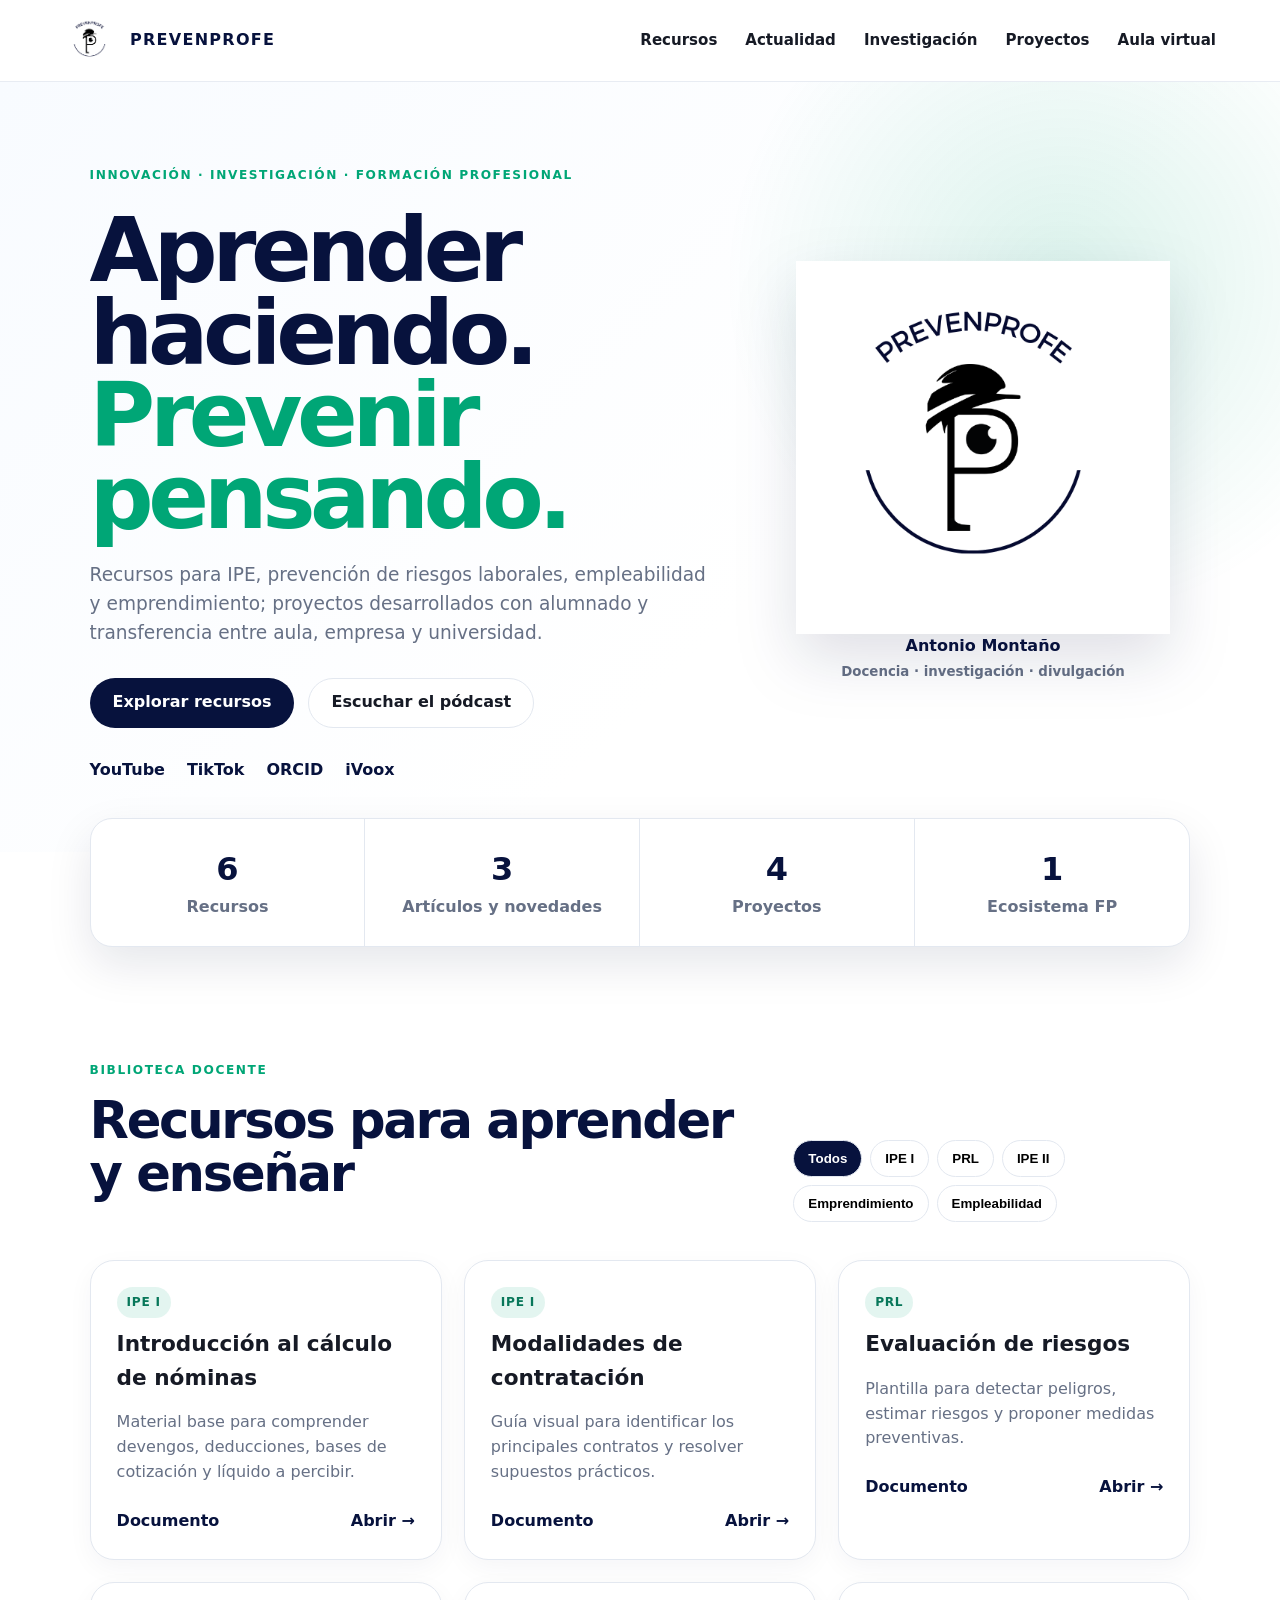
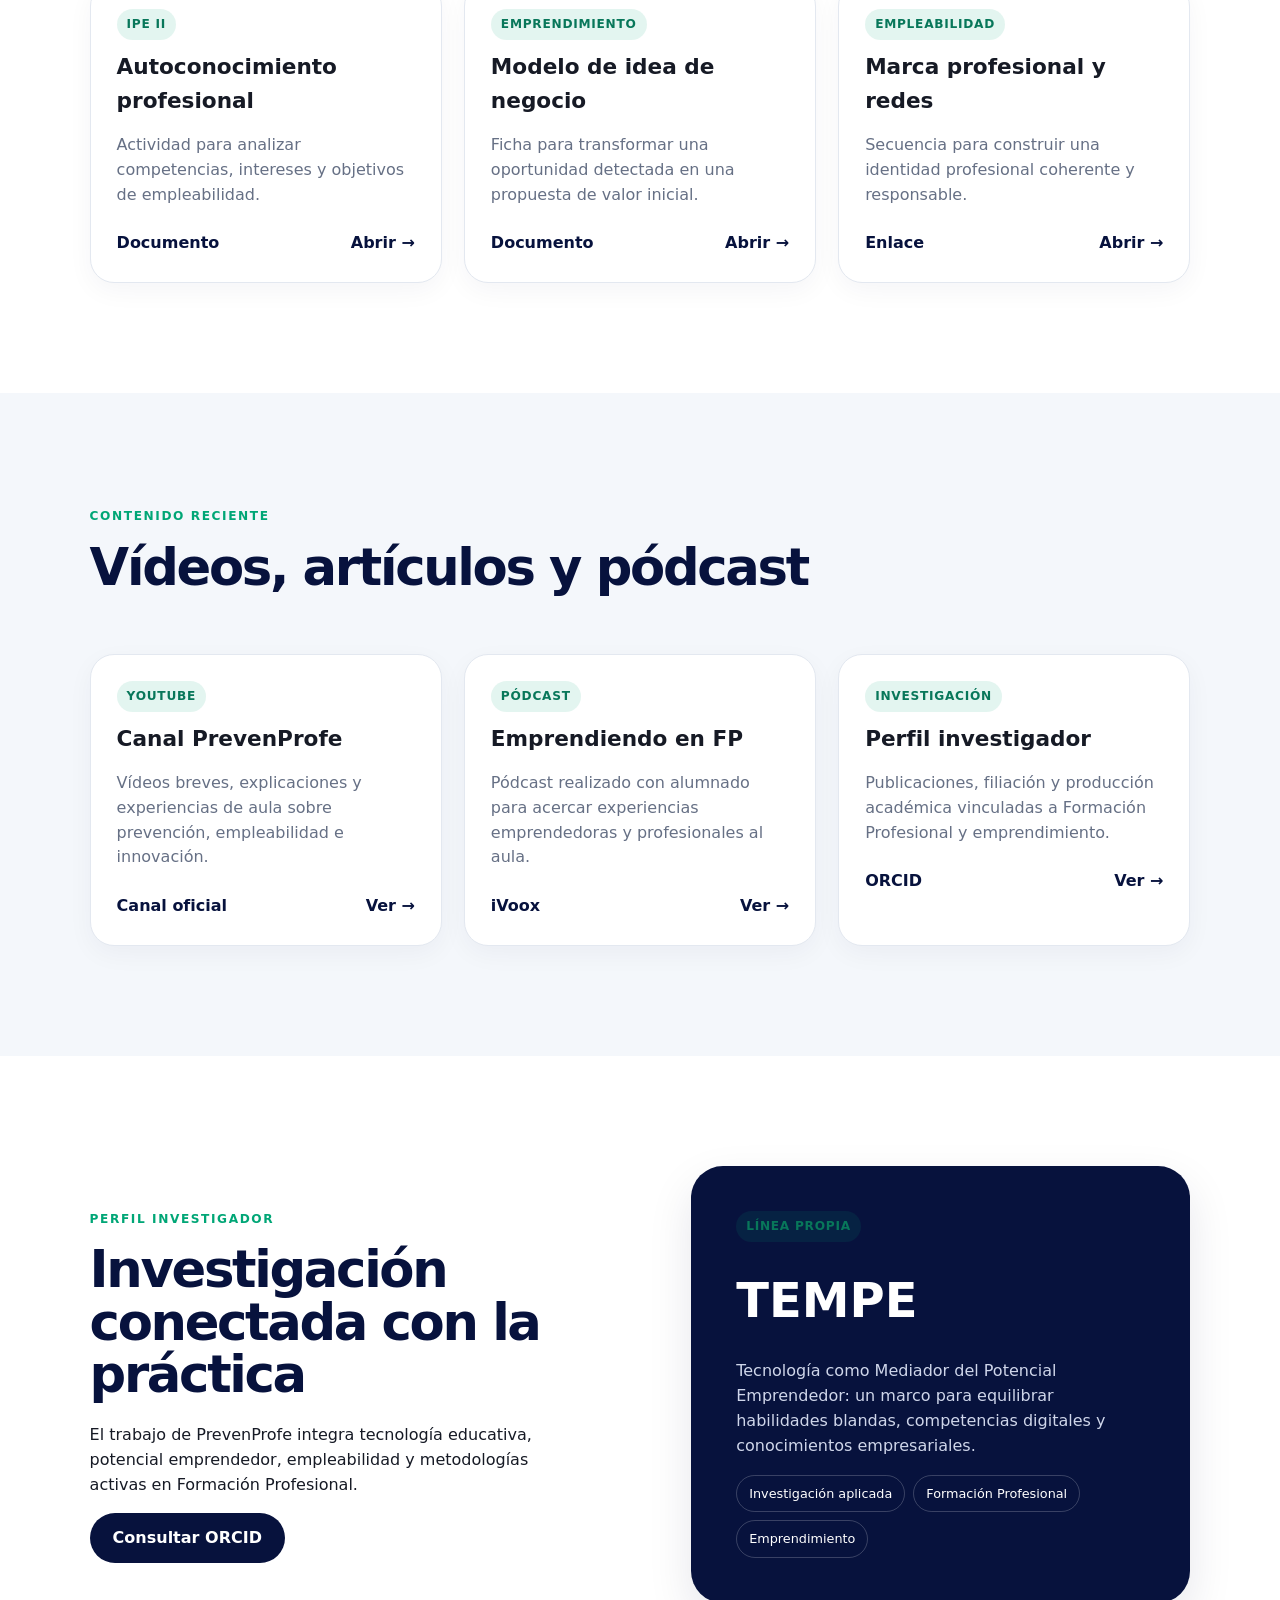
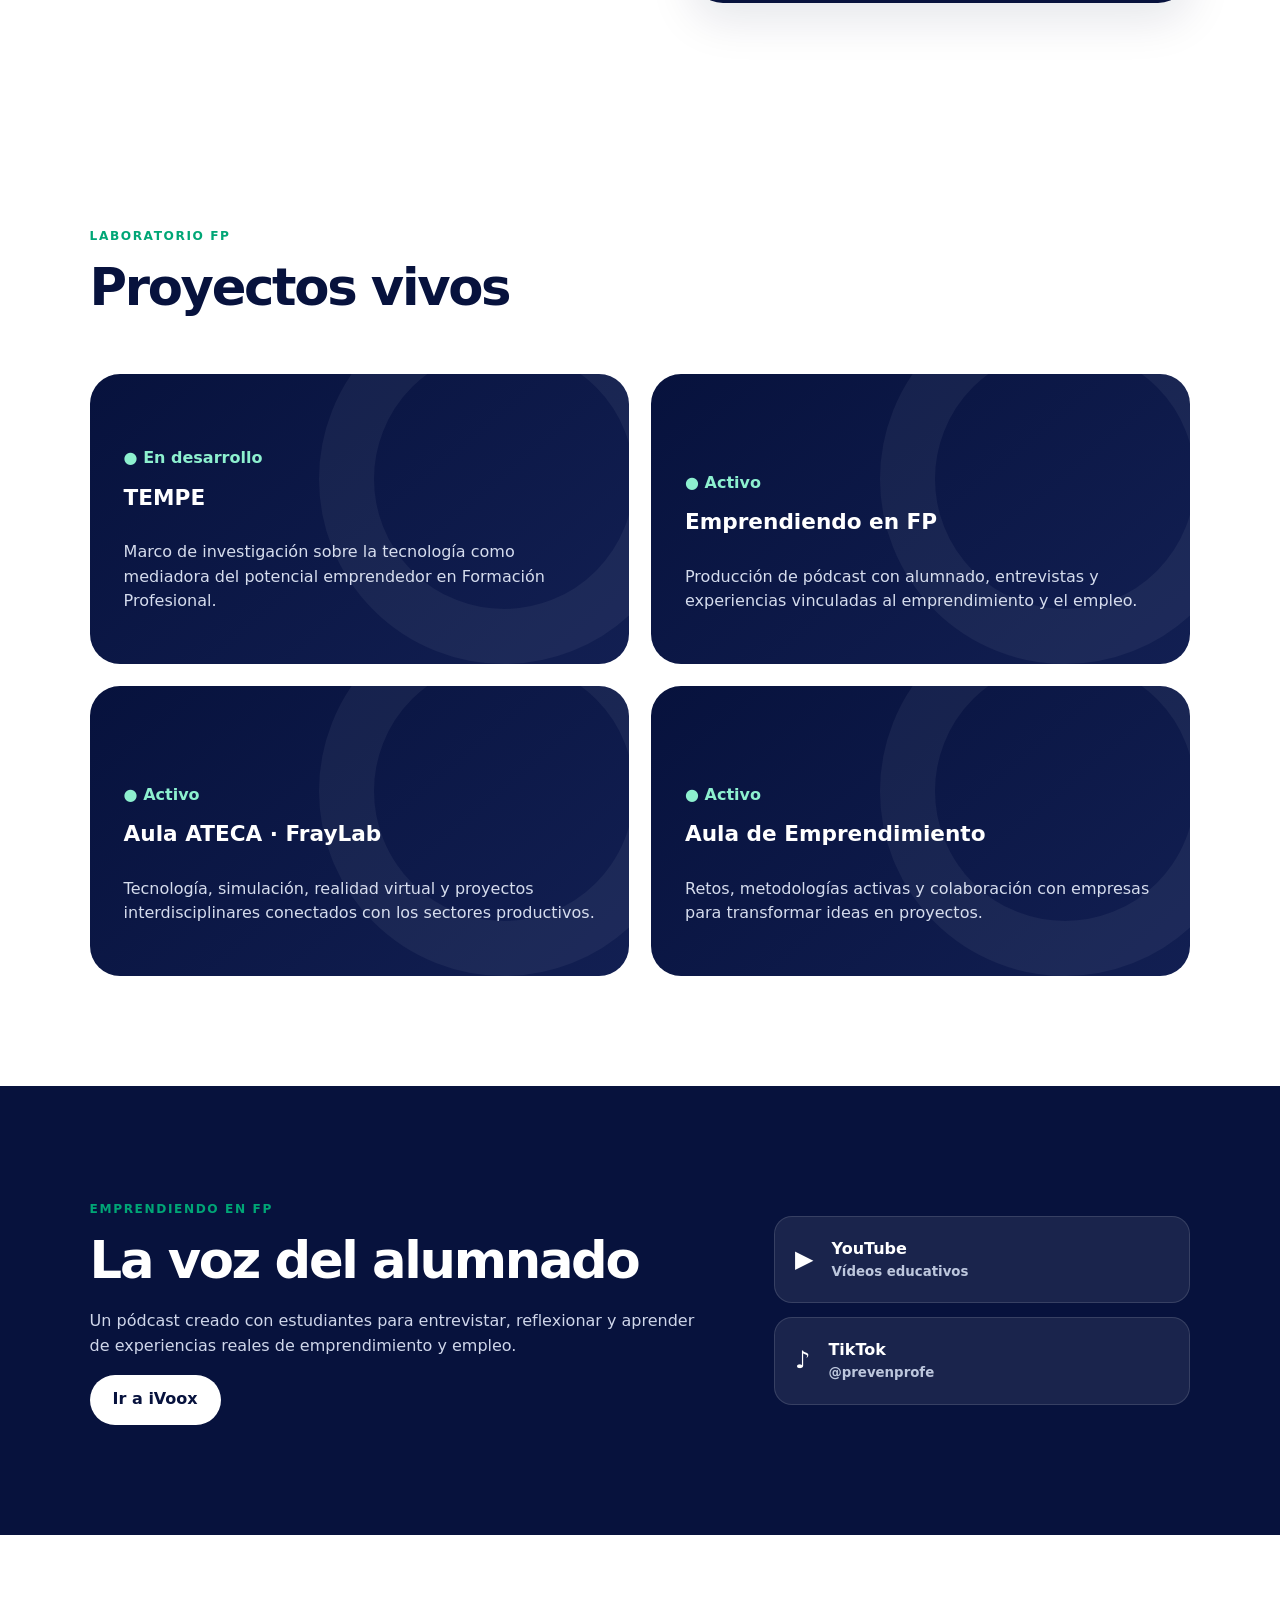
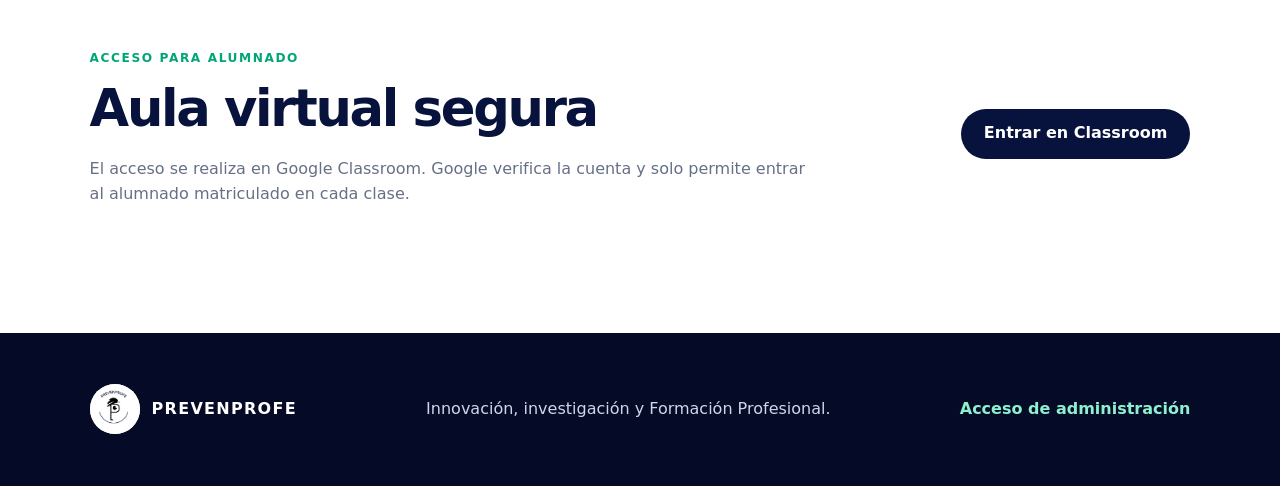
<file: index.html>
<!doctype html>
<html lang="es">
<head>
  <meta charset="utf-8">
  <meta name="viewport" content="width=device-width,initial-scale=1">
  <meta name="description" content="PrevenProfe: recursos, investigación, podcast e innovación para Formación Profesional.">
  <title>PrevenProfe | Innovación y Formación Profesional</title>
  <link rel="icon" href="assets/logo-prevenprofe.png">
  <link rel="stylesheet" href="assets/styles.css">
  <script src="https://identity.netlify.com/v1/netlify-identity-widget.js"></script>
</head>
<body>
<header class="site-header">
  <a class="brand" href="#inicio"><img src="assets/logo-prevenprofe.png" alt="Logo PrevenProfe"><span>PREVENPROFE</span></a>
  <button class="menu-btn" aria-label="Abrir menú">☰</button>
  <nav>
    <a href="#recursos">Recursos</a><a href="#actualidad">Actualidad</a><a href="#investigacion">Investigación</a><a href="#laboratorio">Proyectos</a><a href="#aula">Aula virtual</a>
  </nav>
</header>
<main>
<section id="inicio" class="hero">
  <div class="hero-copy">
    <span class="eyebrow">Innovación · Investigación · Formación Profesional</span>
    <h1>Aprender haciendo.<br><em>Prevenir pensando.</em></h1>
    <p>Recursos para IPE, prevención de riesgos laborales, empleabilidad y emprendimiento; proyectos desarrollados con alumnado y transferencia entre aula, empresa y universidad.</p>
    <div class="actions"><a class="btn primary" href="#recursos">Explorar recursos</a><a class="btn secondary" href="https://www.ivoox.com/emprendiendo-fp_pr_posts_2485825_1.html" target="_blank" rel="noopener">Escuchar el pódcast</a></div>
    <div class="socials">
      <a href="https://www.youtube.com/@Prevenprofe" target="_blank" rel="noopener">YouTube</a>
      <a href="https://www.tiktok.com/@prevenprofe" target="_blank" rel="noopener">TikTok</a>
      <a href="https://orcid.org/0009-0003-8202-8831" target="_blank" rel="noopener">ORCID</a>
      <a href="https://www.ivoox.com/emprendiendo-fp_pr_posts_2485825_1.html" target="_blank" rel="noopener">iVoox</a>
    </div>
  </div>
  <div class="hero-logo"><img src="assets/logo-prevenprofe.png" alt="PrevenProfe"><div class="seal">Antonio Montaño<br><small>Docencia · investigación · divulgación</small></div></div>
</section>
<section class="stats"><div><strong id="resource-count">0</strong><span>Recursos</span></div><div><strong id="article-count">0</strong><span>Artículos y novedades</span></div><div><strong id="project-count">0</strong><span>Proyectos</span></div><div><strong>1</strong><span>Ecosistema FP</span></div></section>
<section id="recursos" class="section">
  <div class="section-head"><div><span class="eyebrow">Biblioteca docente</span><h2>Recursos para aprender y enseñar</h2></div><div class="filters" id="resource-filters"></div></div>
  <div id="resources-grid" class="grid cards"></div>
</section>
<section id="actualidad" class="section soft">
  <div class="section-head"><div><span class="eyebrow">Contenido reciente</span><h2>Vídeos, artículos y pódcast</h2></div></div>
  <div id="posts-grid" class="grid cards"></div>
</section>
<section id="investigacion" class="section split">
  <div><span class="eyebrow">Perfil investigador</span><h2>Investigación conectada con la práctica</h2><p>El trabajo de PrevenProfe integra tecnología educativa, potencial emprendedor, empleabilidad y metodologías activas en Formación Profesional.</p><a class="btn primary" href="https://orcid.org/0009-0003-8202-8831" target="_blank" rel="noopener">Consultar ORCID</a></div>
  <article class="feature-card"><span class="tag">Línea propia</span><h3>TEMPE</h3><p>Tecnología como Mediador del Potencial Emprendedor: un marco para equilibrar habilidades blandas, competencias digitales y conocimientos empresariales.</p><div class="mini-list"><span>Investigación aplicada</span><span>Formación Profesional</span><span>Emprendimiento</span></div></article>
</section>
<section id="laboratorio" class="section">
  <div class="section-head"><div><span class="eyebrow">Laboratorio FP</span><h2>Proyectos vivos</h2></div></div>
  <div id="projects-grid" class="grid project-grid"></div>
</section>
<section class="section media-band">
  <div><span class="eyebrow">Emprendiendo en FP</span><h2>La voz del alumnado</h2><p>Un pódcast creado con estudiantes para entrevistar, reflexionar y aprender de experiencias reales de emprendimiento y empleo.</p><a class="btn light" href="https://www.ivoox.com/emprendiendo-fp_pr_posts_2485825_1.html" target="_blank" rel="noopener">Ir a iVoox</a></div>
  <div class="media-links"><a href="https://www.youtube.com/@Prevenprofe" target="_blank" rel="noopener"><b>▶</b><span>YouTube<small>Vídeos educativos</small></span></a><a href="https://www.tiktok.com/@prevenprofe" target="_blank" rel="noopener"><b>♪</b><span>TikTok<small>@prevenprofe</small></span></a></div>
</section>
<section id="aula" class="section classroom">
  <div><span class="eyebrow">Acceso para alumnado</span><h2>Aula virtual segura</h2><p>El acceso se realiza en Google Classroom. Google verifica la cuenta y solo permite entrar al alumnado matriculado en cada clase.</p></div>
  <a class="btn primary" href="https://classroom.google.com/" target="_blank" rel="noopener">Entrar en Classroom</a>
</section>
</main>
<footer><div class="brand footer-brand"><img src="assets/logo-prevenprofe.png" alt=""><span>PREVENPROFE</span></div><p>Innovación, investigación y Formación Profesional.</p><a href="admin/">Acceso de administración</a></footer>
<script>if(window.netlifyIdentity){window.netlifyIdentity.on("init",u=>{if(!u&&location.hash.includes("invite_token")){window.netlifyIdentity.open("signup")}})}</script>
<script src="assets/app.js"></script>
</body></html>
</file>
<file: assets/styles.css>
:root{--navy:#07123d;--navy2:#121f52;--green:#00a676;--ink:#161a25;--muted:#667085;--soft:#f4f7fb;--line:#e3e8f0;--white:#fff;--radius:24px;--shadow:0 18px 45px rgba(7,18,61,.10)}*{box-sizing:border-box}html{scroll-behavior:smooth}body{margin:0;font-family:Inter,ui-sans-serif,system-ui,-apple-system,BlinkMacSystemFont,"Segoe UI",sans-serif;color:var(--ink);background:#fff;line-height:1.55}a{color:inherit;text-decoration:none}.site-header{height:82px;display:flex;align-items:center;justify-content:space-between;padding:0 5vw;position:sticky;top:0;z-index:20;background:rgba(255,255,255,.92);backdrop-filter:blur(14px);border-bottom:1px solid rgba(227,232,240,.8)}.brand{display:flex;align-items:center;gap:12px;font-weight:900;letter-spacing:.08em;color:var(--navy)}.brand img{width:54px;height:54px;object-fit:contain}.site-header nav{display:flex;gap:28px;font-weight:700;font-size:.94rem}.site-header nav a:hover{color:var(--green)}.menu-btn{display:none;background:none;border:0;font-size:1.5rem}.hero{min-height:690px;padding:80px 7vw 70px;display:grid;grid-template-columns:1.2fr .8fr;align-items:center;gap:5vw;background:radial-gradient(circle at 83% 26%,rgba(0,166,118,.14),transparent 28%),linear-gradient(135deg,#f8fbff 0%,#fff 62%)}.eyebrow{text-transform:uppercase;letter-spacing:.13em;font-size:.76rem;font-weight:900;color:var(--green)}h1{font-size:clamp(3.4rem,7vw,6.6rem);line-height:.92;letter-spacing:-.06em;margin:.25em 0;color:var(--navy)}h1 em{font-style:normal;color:var(--green)}h2{font-size:clamp(2.2rem,4vw,4rem);line-height:1.02;letter-spacing:-.045em;margin:.25em 0 .45em;color:var(--navy)}h3{font-size:1.35rem;margin:.45em 0}.hero p{max-width:720px;font-size:1.16rem;color:var(--muted)}.actions{display:flex;gap:14px;flex-wrap:wrap;margin:30px 0}.btn{display:inline-flex;align-items:center;justify-content:center;min-height:50px;padding:0 22px;border-radius:999px;font-weight:850;border:1px solid transparent;transition:.2s}.btn:hover{transform:translateY(-2px)}.primary{background:var(--navy);color:#fff}.secondary{background:#fff;border-color:var(--line)}.light{background:#fff;color:var(--navy)}.socials{display:flex;gap:22px;flex-wrap:wrap;font-weight:800;color:var(--navy)}.hero-logo{display:flex;flex-direction:column;align-items:center}.hero-logo img{width:min(420px,90%);filter:drop-shadow(0 25px 30px rgba(7,18,61,.13))}.seal{text-align:center;color:var(--navy);font-weight:900}.seal small{font-weight:600;color:var(--muted)}.stats{display:grid;grid-template-columns:repeat(4,1fr);margin:-34px 7vw 0;background:#fff;border:1px solid var(--line);border-radius:22px;box-shadow:var(--shadow);position:relative;z-index:3}.stats div{text-align:center;padding:26px;border-right:1px solid var(--line)}.stats div:last-child{border:0}.stats strong{display:block;font-size:2rem;color:var(--navy)}.stats span{color:var(--muted);font-weight:700}.section{padding:110px 7vw}.soft{background:var(--soft)}.section-head{display:flex;align-items:end;justify-content:space-between;gap:30px;margin-bottom:38px}.filters{display:flex;gap:8px;flex-wrap:wrap}.filter{border:1px solid var(--line);background:#fff;padding:10px 14px;border-radius:999px;font-weight:800;cursor:pointer}.filter.active{background:var(--navy);color:#fff}.grid{display:grid;gap:22px}.cards{grid-template-columns:repeat(3,1fr)}.card{background:#fff;border:1px solid var(--line);border-radius:var(--radius);padding:26px;box-shadow:0 8px 26px rgba(7,18,61,.045);transition:.22s}.card:hover{transform:translateY(-5px);box-shadow:var(--shadow)}.tag{display:inline-flex;padding:6px 10px;border-radius:999px;background:rgba(0,166,118,.11);color:#08775a;font-size:.76rem;font-weight:900;text-transform:uppercase;letter-spacing:.06em}.card p,.feature-card p{color:var(--muted)}.card-footer{display:flex;justify-content:space-between;align-items:center;margin-top:24px;font-weight:800;color:var(--navy)}.split{display:grid;grid-template-columns:1fr 1fr;gap:8vw;align-items:center}.feature-card{background:var(--navy);color:#fff;padding:45px;border-radius:32px;box-shadow:var(--shadow)}.feature-card h3{font-size:3rem}.feature-card p{color:#cfd6ea}.mini-list{display:flex;gap:8px;flex-wrap:wrap}.mini-list span{border:1px solid rgba(255,255,255,.2);padding:8px 12px;border-radius:999px;font-size:.8rem}.project-grid{grid-template-columns:repeat(2,1fr)}.project-card{min-height:290px;display:flex;flex-direction:column;justify-content:end;background:linear-gradient(140deg,var(--navy),var(--navy2));color:#fff;border-radius:30px;padding:34px;position:relative;overflow:hidden}.project-card:before{content:"";position:absolute;right:-60px;top:-80px;width:260px;height:260px;border:55px solid rgba(255,255,255,.05);border-radius:50%}.project-card p{color:#d5dced}.status{font-weight:800;color:#8df0cf}.media-band{background:var(--navy);color:#fff;display:grid;grid-template-columns:1.2fr .8fr;gap:60px;align-items:center}.media-band h2{color:#fff}.media-band p{color:#cfd6ea}.media-links{display:grid;gap:14px}.media-links a{display:flex;align-items:center;gap:18px;background:rgba(255,255,255,.08);border:1px solid rgba(255,255,255,.13);padding:20px;border-radius:18px}.media-links b{font-size:1.5rem}.media-links span{font-weight:900}.media-links small{display:block;color:#bdc7dd}.classroom{display:flex;align-items:center;justify-content:space-between;gap:40px}.classroom p{max-width:720px;color:var(--muted)}footer{padding:48px 7vw;background:#050b26;color:#cfd6ea;display:flex;align-items:center;gap:28px;justify-content:space-between}.footer-brand{color:#fff}.footer-brand img{width:50px;height:50px;background:#fff;border-radius:50%}footer a{color:#8df0cf;font-weight:800}@media(max-width:900px){.site-header nav{display:none;position:absolute;top:82px;left:0;right:0;background:#fff;padding:20px 5vw;flex-direction:column;border-bottom:1px solid var(--line)}.site-header nav.open{display:flex}.menu-btn{display:block}.hero,.split,.media-band{grid-template-columns:1fr}.hero{padding-top:45px}.hero-logo img{width:280px}.stats{grid-template-columns:repeat(2,1fr)}.stats div:nth-child(2){border-right:0}.cards{grid-template-columns:1fr 1fr}.section-head,.classroom{align-items:flex-start;flex-direction:column}.project-grid{grid-template-columns:1fr}}@media(max-width:600px){.hero{min-height:auto}.hero h1{font-size:3.5rem}.section{padding:80px 6vw}.stats{margin:-20px 4vw 0}.cards{grid-template-columns:1fr}.stats div{padding:18px}.project-card{min-height:250px}footer{flex-direction:column;align-items:flex-start}}
</file>
